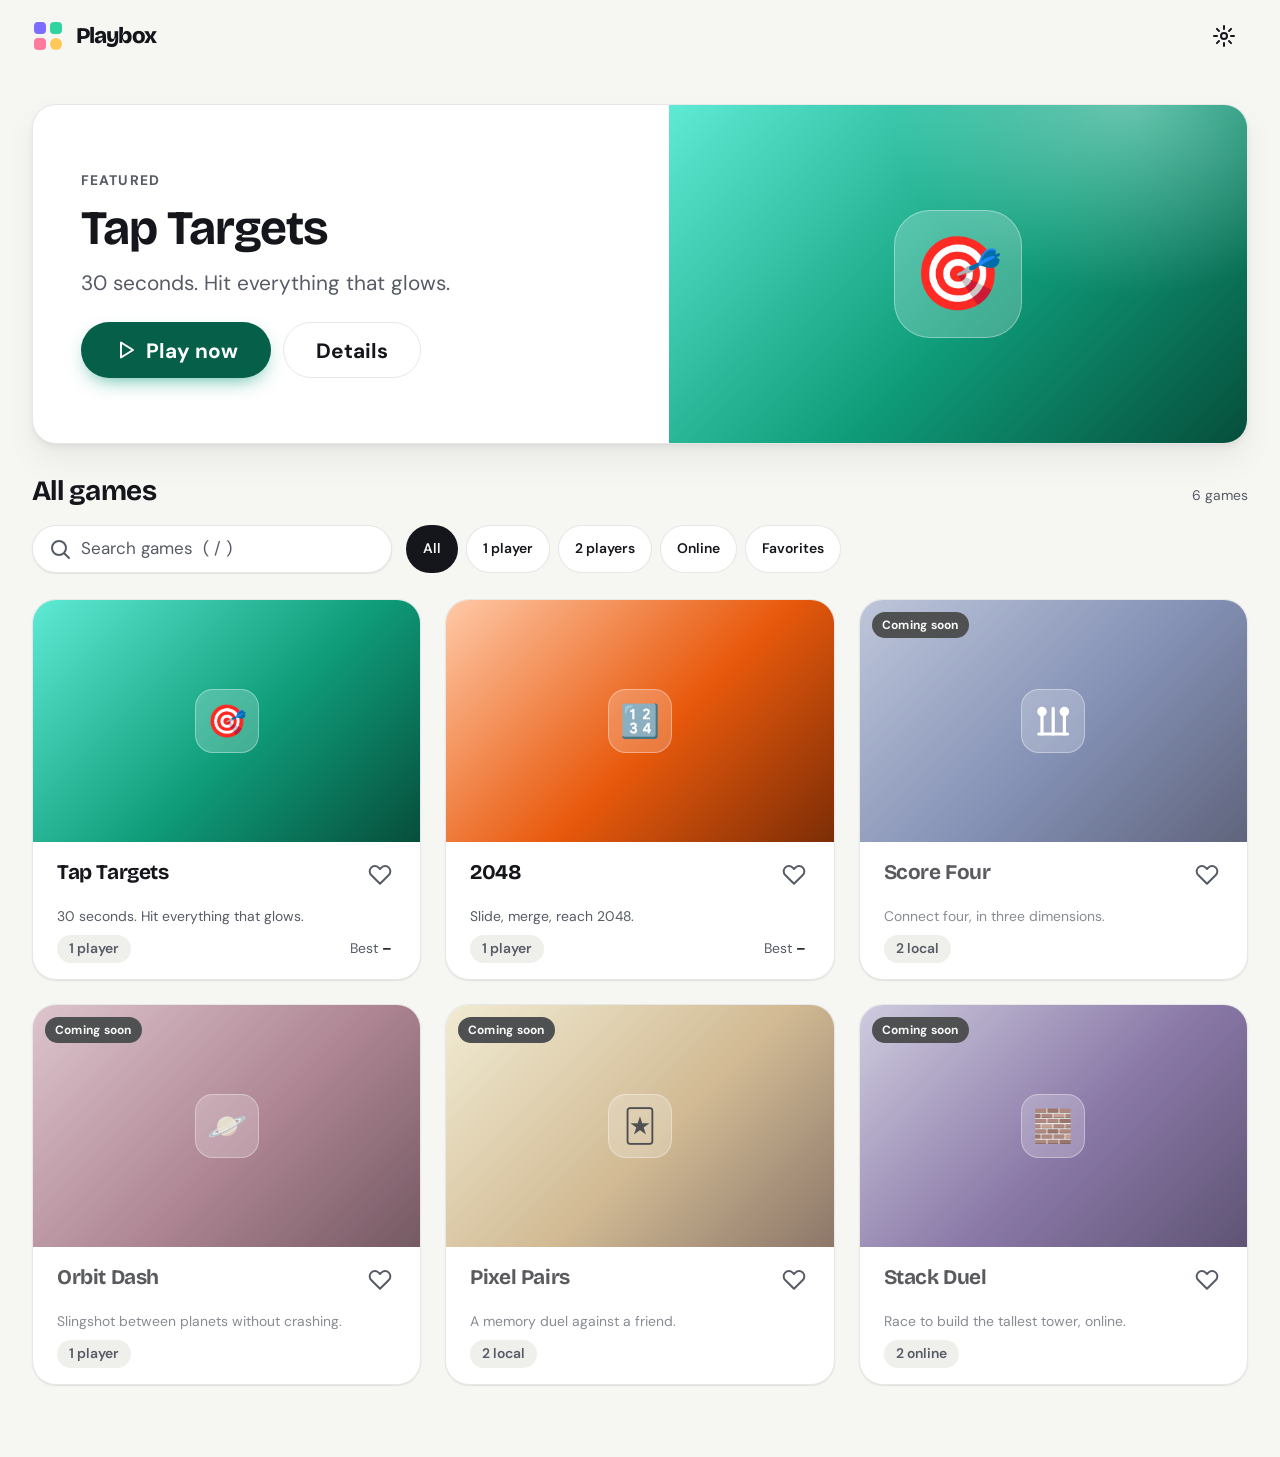
<file: index.html>
<!doctype html>
<html lang="en">
<head>
  <meta charset="utf-8">
  <meta name="viewport" content="width=device-width, initial-scale=1, viewport-fit=cover">
  <title>Playbox — games hub</title>
  <meta name="description" content="Playbox: a pocket arcade of small, fast browser games. Installable and playable offline.">
  <meta name="theme-color" content="#f6f6f3" media="(prefers-color-scheme: light)">
  <meta name="theme-color" content="#0d0e11" media="(prefers-color-scheme: dark)">
  <link rel="manifest" href="manifest.webmanifest">
  <link rel="icon" href="assets/icon.svg" type="image/svg+xml">
  <link rel="apple-touch-icon" href="assets/icon.svg">
  <link rel="preconnect" href="https://fonts.googleapis.com">
  <link rel="preconnect" href="https://fonts.gstatic.com" crossorigin>
  <link rel="stylesheet" href="https://fonts.googleapis.com/css2?family=Bricolage+Grotesque:opsz,wght@12..96,600..800&family=DM+Sans:opsz,wght@9..40,400..700&display=swap">
  <link rel="stylesheet" href="assets/css/tokens.css">
  <link rel="stylesheet" href="assets/css/base.css">
  <link rel="modulepreload" href="assets/js/sdk.js">
</head>
<body>
  <a class="skip-link" href="#main">Skip to games</a>
  <div class="net" id="net" role="status" hidden>You’re offline — cached games still work.</div>

  <header class="wrap app-header" id="header">
    <a class="brand" href="#/" aria-label="Playbox home">
      <svg class="brand__mark" viewBox="0 0 32 32" aria-hidden="true"><rect x="2" y="2" width="12" height="12" rx="4" fill="#7c6bff"/><rect x="18" y="2" width="12" height="12" rx="4" fill="#2fd4a0"/><rect x="2" y="18" width="12" height="12" rx="4" fill="#ff7a9c"/><circle cx="24" cy="24" r="6" fill="#ffc857"/></svg>
      Playbox
    </a>
    <a class="icon-btn" href="#/settings" aria-label="Settings">
      <svg viewBox="0 0 24 24" width="24" height="24" fill="none" stroke="currentColor" stroke-width="2" stroke-linecap="round" stroke-linejoin="round" aria-hidden="true"><circle cx="12" cy="12" r="3"/><path d="M12 2v3M12 19v3M2 12h3M19 12h3M4.9 4.9l2.1 2.1M17 17l2.1 2.1M4.9 19.1L7 17M17 7l2.1-2.1"/></svg>
    </a>
  </header>

  <main id="main" tabindex="-1">
    <div class="wrap skeleton" aria-hidden="true"><i></i><i></i><i></i></div>
    <noscript><div class="wrap"><p>Playbox needs JavaScript to run.</p></div></noscript>
  </main>

  <dialog class="sheet" id="detail"></dialog>
  <dialog class="sheet" id="settings"></dialog>

  <div id="live" class="sr-only" aria-live="polite" role="status"></div>
  <div id="toast" class="net" role="status" style="position:fixed;left:50%;bottom:calc(16px + var(--safe-b));translate:-50% 0;border-radius:999px;z-index:200" hidden></div>

  <script type="module" src="assets/js/app.js"></script>
</body>
</html>
</file>
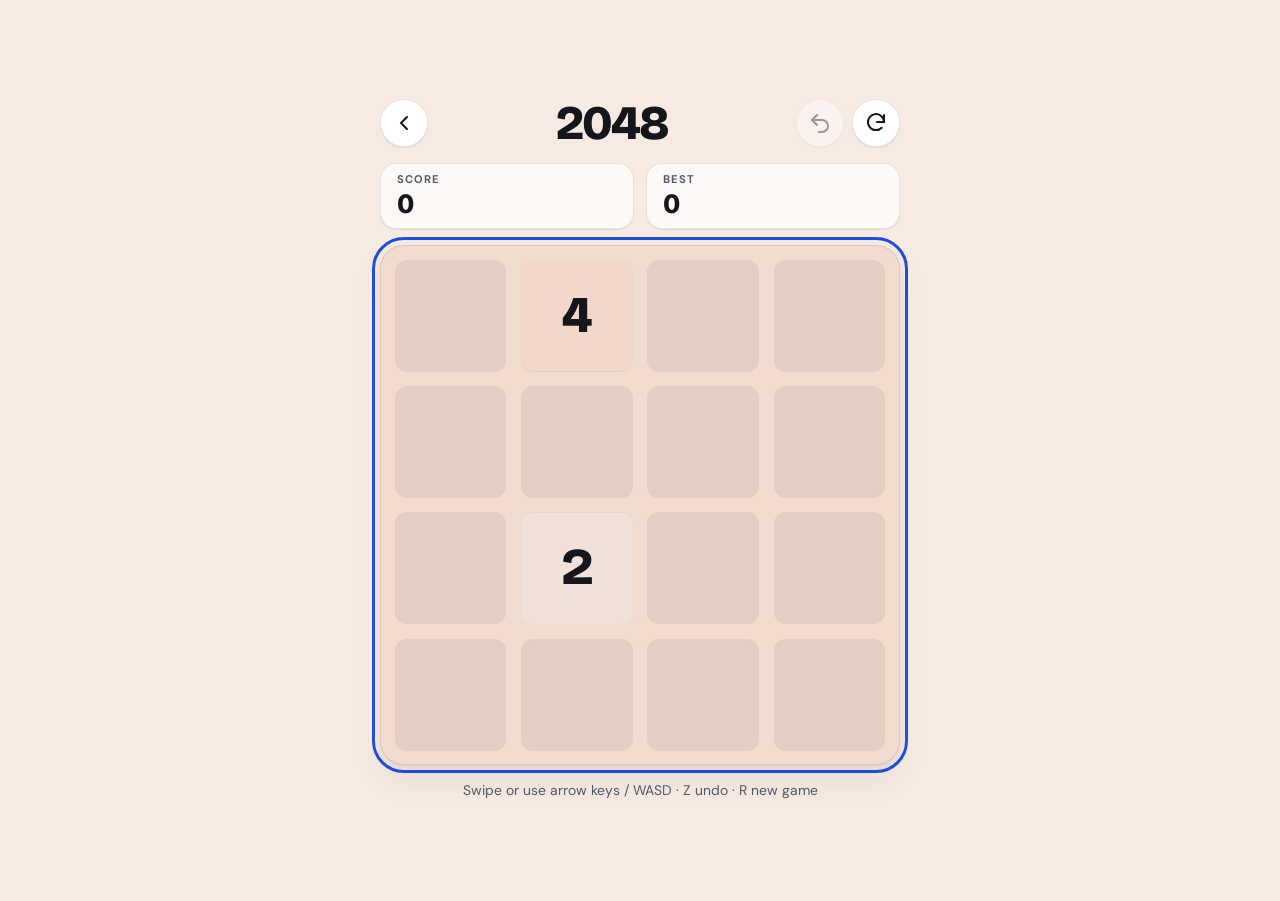
<file: games/2048/index.html>
<!doctype html>
<html lang="en">
<head>
  <meta charset="utf-8">
  <meta name="viewport" content="width=device-width, initial-scale=1, viewport-fit=cover, user-scalable=no">
  <title>2048</title>
  <link rel="preconnect" href="https://fonts.googleapis.com">
  <link rel="preconnect" href="https://fonts.gstatic.com" crossorigin>
  <link rel="stylesheet" href="https://fonts.googleapis.com/css2?family=Bricolage+Grotesque:opsz,wght@12..96,600..800&family=DM+Sans:opsz,wght@9..40,400..700&display=swap">
  <link rel="stylesheet" href="../../assets/css/tokens.css">
  <link rel="stylesheet" href="game.css">
  <link rel="modulepreload" href="../../assets/js/sdk.js">
</head>
<body>
  <div class="app">
    <header class="top">
      <button class="ibtn" id="back" aria-label="Back to hub"><svg viewBox="0 0 24 24" width="24" height="24" fill="none" stroke="currentColor" stroke-width="2" stroke-linecap="round" stroke-linejoin="round" aria-hidden="true"><path d="M15 18l-6-6 6-6"/></svg></button>
      <h1>2048</h1>
      <div class="top__actions">
        <button class="ibtn" id="undo" aria-label="Undo last move (Z)" disabled><svg viewBox="0 0 24 24" width="24" height="24" fill="none" stroke="currentColor" stroke-width="2" stroke-linecap="round" stroke-linejoin="round" aria-hidden="true"><path d="M9 14L4 9l5-5"/><path d="M4 9h10a6 6 0 0 1 0 12h-3"/></svg></button>
        <button class="ibtn" id="new" aria-label="New game (R)"><svg viewBox="0 0 24 24" width="24" height="24" fill="none" stroke="currentColor" stroke-width="2" stroke-linecap="round" stroke-linejoin="round" aria-hidden="true"><path d="M20 11a8 8 0 1 0-2.3 5.7"/><path d="M20 4v7h-7"/></svg></button>
      </div>
    </header>

    <section class="hud" aria-label="Scores">
      <div class="pill"><small>Score</small><b id="score">0</b></div>
      <div class="pill"><small>Best</small><b id="best">0</b></div>
    </section>

    <main class="stage">
      <div class="board" id="board" role="grid" aria-label="2048 board" aria-rowcount="4" aria-colcount="4" tabindex="0">
        <div class="cells" aria-hidden="true"><i></i><i></i><i></i><i></i><i></i><i></i><i></i><i></i><i></i><i></i><i></i><i></i><i></i><i></i><i></i><i></i></div>
        <div class="tiles" id="tiles" role="row"></div>
      </div>
    </main>

    <p class="hint">Swipe or use arrow keys / WASD · Z undo · R new game</p>
  </div>

  <div class="ov" id="ov" role="dialog" aria-modal="true" aria-labelledby="ov-title" hidden></div>
  <div class="toast" id="toast" hidden></div>
  <div class="sr" id="live" role="status" aria-live="polite"></div>

  <script type="module" src="game.js"></script>
</body>
</html>
</file>
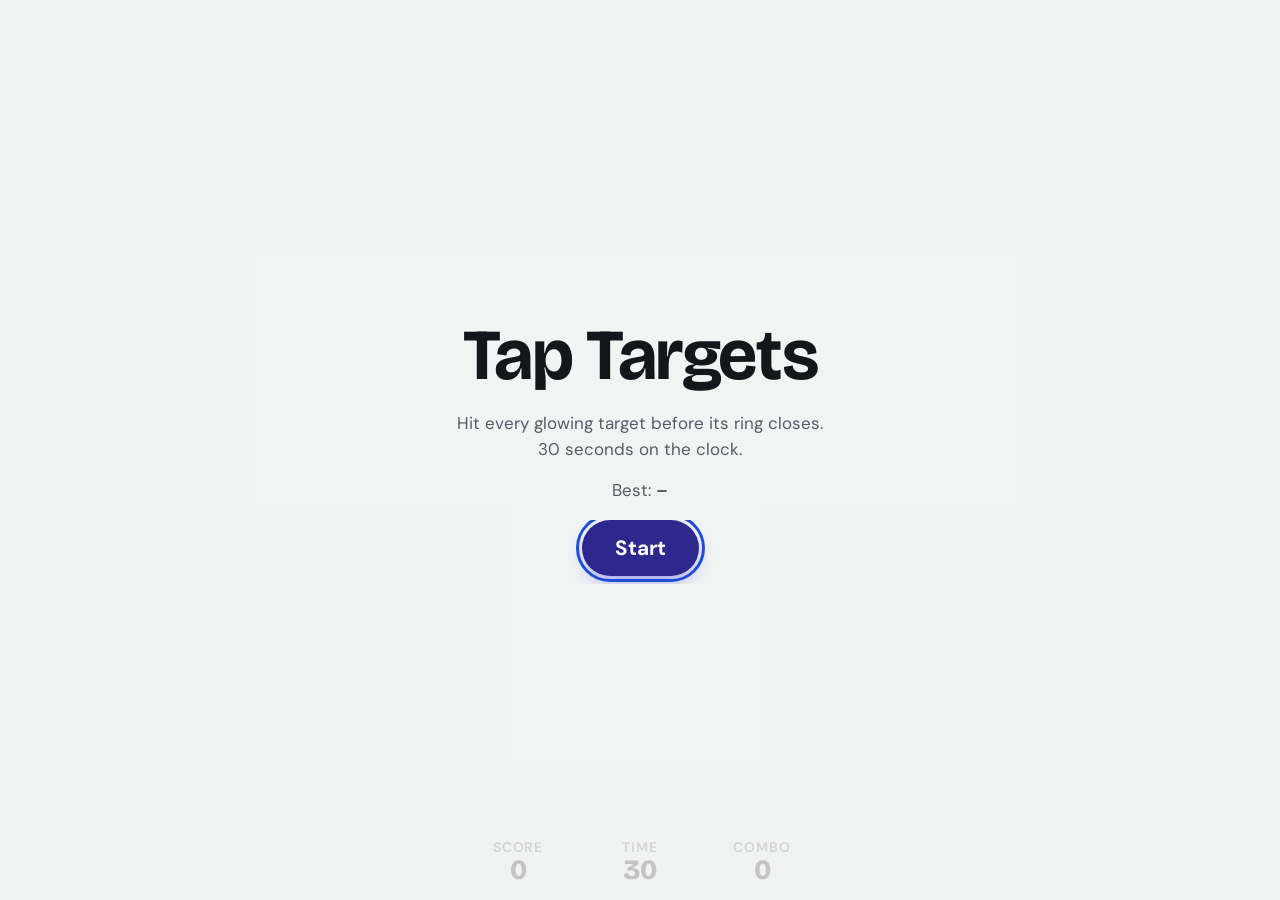
<file: games/demo-tap/index.html>
<!doctype html>
<html lang="en">
<head>
  <meta charset="utf-8">
  <meta name="viewport" content="width=device-width, initial-scale=1, viewport-fit=cover, user-scalable=no">
  <title>Tap Targets</title>
  <link rel="preconnect" href="https://fonts.googleapis.com">
  <link rel="preconnect" href="https://fonts.gstatic.com" crossorigin>
  <link rel="stylesheet" href="https://fonts.googleapis.com/css2?family=Bricolage+Grotesque:opsz,wght@12..96,600..800&family=DM+Sans:opsz,wght@9..40,400..700&display=swap">
  <link rel="stylesheet" href="../../assets/css/tokens.css">
  <link rel="stylesheet" href="../../assets/css/base.css">
  <style>
    body { background: color-mix(in oklab, var(--accent) 10%, var(--bg)); }
    canvas { position: fixed; inset: 0; width: 100%; height: 100%; touch-action: none; display: block; }
    .hud { position: fixed; left: 0; right: 0; bottom: calc(var(--s-4) + var(--safe-b)); display: flex; justify-content: center; gap: var(--s-6); pointer-events: none; font: 800 var(--fs-2)/1 var(--font-display); font-variant-numeric: tabular-nums; }
    .hud small { display: block; font: 600 var(--fs-s)/1.2 var(--font-text); color: var(--text-2); letter-spacing: .06em; text-transform: uppercase; }
    .hud div { text-align: center; min-width: 5ch; }
    .overlay { position: fixed; inset: 0; display: grid; place-content: center; justify-items: center; gap: var(--s-4); text-align: center; padding: var(--s-5); background: color-mix(in oklab, var(--bg) 78%, transparent); animation: fade var(--t-med) both; }
    .overlay h1 { font-size: var(--fs-4); }
    .overlay p { color: var(--text-2); max-width: 32ch; }
    .overlay .big { font: 800 var(--fs-4)/1 var(--font-display); color: var(--accent-btn); }
    .row { display: flex; gap: var(--s-3); flex-wrap: wrap; justify-content: center; }
  </style>
</head>
<body>
  <canvas id="c" aria-label="Game area"></canvas>
  <div class="hud" aria-live="off"><div><small>Score</small><span id="score">0</span></div><div><small>Time</small><span id="time">30</span></div><div><small>Combo</small><span id="combo">0</span></div></div>
  <div class="overlay" id="ov"></div>

<script type="module">
import * as sdk from '../../assets/js/sdk.js';

const ID = 'demo-tap', DURATION = 30;
const cv = document.getElementById('c'), ctx = cv.getContext('2d');
const $ = (id) => document.getElementById(id);
const ov = $('ov');
let W = 0, H = 0, DPR = 1, col = {};
let state = 'idle', t = 0, score = 0, combo = 0, hits = 0, target = null, parts = [], last = 0, paused = false, shake = 0;

/* ---- sizing & theme colours ---- */
function readColors() {
  const cs = getComputedStyle(document.documentElement);
  col = { accent: cs.getPropertyValue('--accent').trim() || '#0f9d7a', text: cs.getPropertyValue('--text').trim(), dim: cs.getPropertyValue('--text-2').trim() };
}
function resize() {
  DPR = Math.min(devicePixelRatio || 1, 2);
  W = innerWidth; H = innerHeight;
  cv.width = W * DPR; cv.height = H * DPR;
  ctx.setTransform(DPR, 0, 0, DPR, 0, 0);
  readColors();
}
addEventListener('resize', resize);
sdk.onSettings(readColors);
matchMedia('(prefers-color-scheme: dark)').addEventListener('change', readColors);

/* ---- game logic ---- */
function spawn() {
  const r = Math.max(30, Math.min(W, H) * 0.075);
  const pad = r + 16, top = 72 + r, bottom = 96 + r; // keep clear of the hub bar and the HUD
  target = {
    x: pad + Math.random() * (W - pad * 2),
    y: top + Math.random() * Math.max(10, H - top - bottom),
    r, born: performance.now(), life: Math.max(600, 1300 - hits * 20),
  };
}
function burst(x, y) {
  if (sdk.getSettings().reducedMotion) return;
  for (let i = 0; i < 14; i++) { const a = Math.random() * 6.28, v = 80 + Math.random() * 200; parts.push({ x, y, vx: Math.cos(a) * v, vy: Math.sin(a) * v, life: 0.5 }); }
}
function start() {
  state = 'play'; t = DURATION; score = combo = hits = 0; parts = []; ov.hidden = true;
  const d = sdk.load(ID, { plays: 0 }); sdk.save(ID, { plays: d.plays + 1 });
  spawn(); hud();
}
function end() {
  state = 'over'; target = null;
  const { best, isNew } = sdk.saveScore(ID, score);
  sdk.haptic(isNew ? 'success' : 'medium'); sdk.tone(isNew ? 880 : 330, 0.25, 'triangle');
  const plays = sdk.load(ID, { plays: 0 }).plays;
  ov.hidden = false;
  ov.innerHTML = `<p class="eyebrow">${isNew ? 'New personal best!' : 'Time’s up'}</p><div class="big">${score}</div><p>Best ${best} · ${plays} ${plays === 1 ? 'play' : 'plays'}</p>
    <div class="row"><button class="btn btn--primary btn--lg" id="again">Play again</button><button class="btn btn--lg" id="quit">Hub</button></div>`;
  $('again').onclick = start; $('quit').onclick = () => sdk.exit();
  $('again').focus();
}
function hud() { $('score').textContent = score; $('time').textContent = Math.ceil(Math.max(0, t)); $('combo').textContent = combo; }

function tap(x, y) {
  if (state !== 'play' || paused) return;
  if (target && Math.hypot(x - target.x, y - target.y) <= target.r * 1.3) {
    combo++; hits++; score += 10 + Math.min(combo, 10);
    sdk.haptic('light'); sdk.tone(520 + Math.min(combo, 12) * 40, 0.07);
    burst(target.x, target.y); spawn();
  } else { combo = 0; sdk.haptic('error'); sdk.tone(160, 0.1, 'square', 0.03); shake = 0.2; }
  hud();
}
cv.addEventListener('pointerdown', (e) => { e.preventDefault(); tap(e.clientX, e.clientY); });
addEventListener('keydown', (e) => { if ((e.key === ' ' || e.key === 'Enter') && state !== 'play') { e.preventDefault(); start(); } });

/* ---- loop (paused when hidden or when the hub shows its pause overlay) ---- */
function frame(now) {
  requestAnimationFrame(frame);
  const dt = Math.min((now - last) / 1000, 0.05); last = now;
  if (paused) return;
  if (state === 'play') {
    t -= dt;
    if (target && now - target.born > target.life) { combo = 0; spawn(); sdk.haptic('select'); }
    if (t <= 0) { t = 0; hud(); end(); }
    $('time').textContent = Math.ceil(t);
  }
  draw(now, dt);
}
function draw(now, dt) {
  ctx.clearRect(0, 0, W, H);
  ctx.save();
  if (shake > 0) { shake -= dt; ctx.translate((Math.random() - .5) * 8, (Math.random() - .5) * 8); }
  if (target) {
    const k = 1 - (now - target.born) / target.life;               // 1 → 0
    ctx.globalAlpha = 0.18; ctx.fillStyle = col.accent;
    ctx.beginPath(); ctx.arc(target.x, target.y, target.r * (1 + k * 0.9), 0, 6.283); ctx.fill();
    ctx.globalAlpha = 1; ctx.shadowColor = col.accent; ctx.shadowBlur = 28;
    ctx.beginPath(); ctx.arc(target.x, target.y, target.r * (0.55 + 0.45 * Math.min(1, (now - target.born) / 120)), 0, 6.283); ctx.fill();
    ctx.shadowBlur = 0; ctx.lineWidth = 4; ctx.strokeStyle = col.text; ctx.globalAlpha = 0.85;
    ctx.beginPath(); ctx.arc(target.x, target.y, target.r * 1.35, -Math.PI / 2, -Math.PI / 2 + 6.283 * Math.max(0, k)); ctx.stroke();
  }
  ctx.globalAlpha = 1; ctx.fillStyle = col.accent;
  parts = parts.filter((p) => (p.life -= dt) > 0);
  for (const p of parts) { p.x += p.vx * dt; p.y += p.vy * dt; ctx.globalAlpha = p.life * 2; ctx.fillRect(p.x - 3, p.y - 3, 6, 6); }
  ctx.restore();
}

let pausedAt = 0;
sdk.onPause(() => { paused = true; pausedAt = performance.now(); });
sdk.onResume(() => { paused = false; last = performance.now(); if (target) target.born += last - pausedAt; }); // don't burn the target's life while paused

/* ---- boot ---- */
resize();
ov.innerHTML = `<h1>Tap Targets</h1><p>Hit every glowing target before its ring closes. ${DURATION} seconds on the clock.</p><p>Best: <b>${sdk.getBest(ID) ?? '–'}</b></p>
  <div class="row"><button class="btn btn--primary btn--lg" id="go">Start</button></div>`;
$('go').onclick = start; $('go').focus();
requestAnimationFrame((n) => { last = n; frame(n); });
</script>
</body>
</html>
</file>
<file: assets/css/tokens.css>
/* Playbox design tokens — shared by the hub and every game.
   Link this first in any game: <link rel="stylesheet" href="../../assets/css/tokens.css"> */

:root {
  color-scheme: light;

  /* Neutral palette (light) */
  --bg: #f6f6f3;
  --surface: #ffffff;
  --surface-2: #efefeb;
  --text: #14161b;
  --text-2: #565b66;          /* AA on --bg and --surface */
  --line: rgba(20, 22, 27, 0.1);
  --focus: #1d4ed8;
  --glass: rgba(255, 255, 255, 0.72);
  --scrim: rgba(10, 12, 16, 0.5);
  --danger: #b42318;

  /* Per-game accent — overridden inline on cards, sheets and the game view */
  --accent: #4f46e5;
  --accent-btn: color-mix(in oklab, var(--accent) 70%, #000); /* always AA with white text */
  --on-accent: #ffffff;

  /* Shadows: soft + layered */
  --shadow-1: 0 1px 2px rgba(16, 20, 30, 0.06), 0 1px 1px rgba(16, 20, 30, 0.04);
  --shadow-2: 0 1px 2px rgba(16, 20, 30, 0.04), 0 4px 8px rgba(16, 20, 30, 0.05), 0 16px 32px rgba(16, 20, 30, 0.06);
  --shadow-3: 0 2px 4px rgba(16, 20, 30, 0.05), 0 12px 24px rgba(16, 20, 30, 0.1), 0 32px 64px rgba(16, 20, 30, 0.14);

  /* Radii */
  --r-sm: 12px;
  --r-md: 16px;
  --r-lg: 24px;
  --r-pill: 999px;

  /* Spacing */
  --s-1: 4px;
  --s-2: 8px;
  --s-3: 12px;
  --s-4: 16px;
  --s-5: 24px;
  --s-6: 32px;
  --s-7: 48px;
  --s-8: 72px;
  --gutter: 16px;
  --tap: 48px;

  /* Type */
  --font-display: "Bricolage Grotesque", "Avenir Next", "Segoe UI", system-ui, sans-serif;
  --font-text: "DM Sans", "Avenir Next", "Segoe UI", system-ui, sans-serif;
  --fs-s: clamp(0.8125rem, 0.79rem + 0.1vw, 0.875rem);
  --fs-0: clamp(1rem, 0.96rem + 0.18vw, 1.0625rem);
  --fs-1: clamp(1.125rem, 1.05rem + 0.35vw, 1.3rem);
  --fs-2: clamp(1.35rem, 1.2rem + 0.7vw, 1.75rem);
  --fs-3: clamp(1.9rem, 1.45rem + 2vw, 3rem);
  --fs-4: clamp(2.4rem, 1.6rem + 3.6vw, 4.5rem);

  /* Motion */
  --ease: cubic-bezier(0.22, 1, 0.36, 1);
  --ease-io: cubic-bezier(0.65, 0, 0.35, 1);
  --t-fast: 200ms;
  --t-med: 300ms;
  --t-slow: 400ms;

  /* Safe areas */
  --safe-t: env(safe-area-inset-top, 0px);
  --safe-r: env(safe-area-inset-right, 0px);
  --safe-b: env(safe-area-inset-bottom, 0px);
  --safe-l: env(safe-area-inset-left, 0px);
}

@media (min-width: 640px)  { :root { --gutter: 24px; } }
@media (min-width: 1024px) { :root { --gutter: 32px; } }

/* Dark theme: manual override … */
:root[data-theme="dark"] {
  color-scheme: dark;
  --bg: #0d0e11;
  --surface: #17181d;
  --surface-2: #202228;
  --text: #f3f4f6;
  --text-2: #a5aab5;
  --line: rgba(255, 255, 255, 0.1);
  --focus: #8fb0ff;
  --glass: rgba(24, 25, 30, 0.7);
  --scrim: rgba(0, 0, 0, 0.62);
  --danger: #ff8a7d;
  --shadow-1: 0 1px 2px rgba(0, 0, 0, 0.4);
  --shadow-2: 0 1px 2px rgba(0, 0, 0, 0.3), 0 8px 16px rgba(0, 0, 0, 0.3), 0 20px 40px rgba(0, 0, 0, 0.3);
  --shadow-3: 0 2px 4px rgba(0, 0, 0, 0.4), 0 16px 32px rgba(0, 0, 0, 0.45), 0 40px 80px rgba(0, 0, 0, 0.5);
}

/* … and the same values when the OS prefers dark and the user hasn't forced light */
@media (prefers-color-scheme: dark) {
  :root:not([data-theme="light"]) {
    color-scheme: dark;
    --bg: #0d0e11;
    --surface: #17181d;
    --surface-2: #202228;
    --text: #f3f4f6;
    --text-2: #a5aab5;
    --line: rgba(255, 255, 255, 0.1);
    --focus: #8fb0ff;
    --glass: rgba(24, 25, 30, 0.7);
    --scrim: rgba(0, 0, 0, 0.62);
    --danger: #ff8a7d;
    --shadow-1: 0 1px 2px rgba(0, 0, 0, 0.4);
    --shadow-2: 0 1px 2px rgba(0, 0, 0, 0.3), 0 8px 16px rgba(0, 0, 0, 0.3), 0 20px 40px rgba(0, 0, 0, 0.3);
    --shadow-3: 0 2px 4px rgba(0, 0, 0, 0.4), 0 16px 32px rgba(0, 0, 0, 0.45), 0 40px 80px rgba(0, 0, 0, 0.5);
  }
}

/* Reduced motion: OS preference unless the user forced "full", or the in-app toggle (data-motion="reduce") */
@media (prefers-reduced-motion: reduce) {
  :root:not([data-motion="full"]) { --t-fast: 1ms; --t-med: 1ms; --t-slow: 1ms; }
}
:root[data-motion="reduce"] { --t-fast: 1ms; --t-med: 1ms; --t-slow: 1ms; }
</file>
<file: assets/css/base.css>
/* Playbox base — reset, layout, shared components. Games may link this too. */

*, *::before, *::after { box-sizing: border-box; }
* { margin: 0; }
html { -webkit-text-size-adjust: 100%; text-size-adjust: 100%; }
body {
  min-height: 100dvh;
  background: var(--bg);
  color: var(--text);
  font: 400 var(--fs-0)/1.5 var(--font-text);
  -webkit-font-smoothing: antialiased;
  -webkit-tap-highlight-color: transparent;
  overflow-x: hidden;
  padding: var(--safe-t) var(--safe-r) 0 var(--safe-l);
}
body:has(dialog[open]) { overflow: hidden; }
img, svg { display: block; max-width: 100%; }
button, input { font: inherit; color: inherit; }
button { cursor: pointer; background: none; border: 0; padding: 0; }
a { color: inherit; text-decoration: none; }
h1, h2, h3 { font-family: var(--font-display); line-height: 1.1; letter-spacing: -0.02em; font-weight: 700; text-wrap: balance; }
p { text-wrap: pretty; }
[hidden] { display: none !important; }

:focus-visible { outline: 3px solid var(--focus); outline-offset: 3px; border-radius: 6px; }
:focus:not(:focus-visible) { outline: none; }

.sr-only { position: absolute; width: 1px; height: 1px; margin: -1px; overflow: hidden; clip: rect(0 0 0 0); white-space: nowrap; }
.skip-link { position: fixed; left: var(--s-4); top: -100px; z-index: 100; background: var(--text); color: var(--bg); padding: var(--s-3) var(--s-4); border-radius: var(--r-sm); }
.skip-link:focus { top: var(--s-4); }

/* Reduced motion safety net (in addition to token durations) */
@media (prefers-reduced-motion: reduce) {
  :root:not([data-motion="full"]) *, :root:not([data-motion="full"]) *::before, :root:not([data-motion="full"]) *::after {
    animation-duration: 1ms !important; animation-delay: 0ms !important; transition-duration: 1ms !important; scroll-behavior: auto !important;
  }
}
:root[data-motion="reduce"] *, :root[data-motion="reduce"] *::before, :root[data-motion="reduce"] *::after {
  animation-duration: 1ms !important; animation-delay: 0ms !important; transition-duration: 1ms !important; scroll-behavior: auto !important;
}

/* --accent-btn must be re-derived wherever --accent is overridden (custom props inherit computed values) */
:is(.hero, .card, .sheet, .play, .mini) { --accent-btn: color-mix(in oklab, var(--accent) 70%, #000); }

/* ---------- Layout ---------- */
.wrap { width: 100%; max-width: 1280px; margin-inline: auto; padding-inline: var(--gutter); }
@media (min-width: 1440px) { .wrap { max-width: 1360px; } }

.app-header { display: flex; align-items: center; justify-content: space-between; padding-block: var(--s-3); min-height: 72px; }
.brand { display: inline-flex; align-items: center; gap: var(--s-3); font: 800 1.4rem/1 var(--font-display); letter-spacing: -0.04em; min-height: var(--tap); }
.brand__mark { width: 32px; height: 32px; }
main { padding-bottom: calc(var(--s-8) + var(--safe-b)); outline: none; }
.stack > * + * { margin-top: var(--s-6); }

.section-head { display: flex; align-items: baseline; justify-content: space-between; gap: var(--s-4); margin-bottom: var(--s-4); }
.section-head h2, .section-title { font-size: var(--fs-2); }
.section-title { margin-bottom: var(--s-4); }
.count { color: var(--text-2); font-size: var(--fs-s); }
.eyebrow { font-size: var(--fs-s); font-weight: 700; letter-spacing: 0.08em; text-transform: uppercase; color: var(--text-2); }

/* ---------- Buttons ---------- */
.btn {
  display: inline-flex; align-items: center; justify-content: center; gap: var(--s-2);
  min-height: var(--tap); padding: 0 var(--s-5); border-radius: var(--r-pill);
  font-weight: 700; background: var(--surface-2); color: var(--text); border: 1px solid var(--line);
  transition: transform var(--t-fast) var(--ease), box-shadow var(--t-fast) var(--ease), background var(--t-fast);
  user-select: none; touch-action: manipulation;
}
.btn:active { transform: scale(0.97); }
.btn--primary { background: var(--accent-btn); color: var(--on-accent); border-color: transparent; box-shadow: 0 8px 20px -8px color-mix(in oklab, var(--accent) 80%, transparent); }
.btn--ghost { background: transparent; }
.btn--lg { min-height: 56px; padding: 0 var(--s-6); font-size: var(--fs-1); }
.btn--block { width: 100%; }
.btn--danger { color: var(--danger); background: transparent; border-color: currentColor; }
.btn[aria-disabled="true"], .btn:disabled { opacity: 0.55; pointer-events: none; }
@media (hover: hover) { .btn:hover { box-shadow: var(--shadow-2); } .btn--primary:hover { filter: brightness(1.08); } }

.icon-btn {
  display: inline-grid; place-items: center; width: var(--tap); height: var(--tap); border-radius: var(--r-pill);
  color: var(--text); touch-action: manipulation; transition: background var(--t-fast), transform var(--t-fast) var(--ease);
}
.icon-btn:active { transform: scale(0.92); }
@media (hover: hover) { .icon-btn:hover { background: var(--surface-2); } }

/* ---------- Chips & badges ---------- */
.chip {
  display: inline-flex; align-items: center; min-height: var(--tap); padding: 0 var(--s-4); white-space: nowrap;
  border-radius: var(--r-pill); background: var(--surface); border: 1px solid var(--line); font-weight: 600; font-size: var(--fs-s);
  transition: background var(--t-fast), color var(--t-fast), transform var(--t-fast) var(--ease); touch-action: manipulation;
}
.chip[aria-pressed="true"] { background: var(--text); color: var(--bg); border-color: transparent; }
.chip:active { transform: scale(0.96); }
.chip--static { min-height: 28px; padding: 0 var(--s-3); background: var(--surface-2); border: 0; color: var(--text-2); }
.badge { position: absolute; top: var(--s-3); left: var(--s-3); padding: 4px 10px; border-radius: var(--r-pill); background: var(--text); color: var(--bg); font-size: 0.75rem; font-weight: 700; letter-spacing: 0.02em; }

/* ---------- Hero ---------- */
.hero { display: grid; background: var(--surface); border-radius: var(--r-lg); box-shadow: var(--shadow-2); overflow: hidden; border: 1px solid var(--line); animation: rise var(--t-slow) var(--ease) both; }
.hero__cover { position: relative; aspect-ratio: 16 / 9; display: grid; place-items: center; overflow: hidden; }
.hero__cover::after { content: ""; position: absolute; inset: 0; background: radial-gradient(60% 80% at 80% 0%, rgba(255,255,255,.35), transparent 70%); }
.hero__icon { z-index: 1; width: clamp(72px, 22vw, 128px); aspect-ratio: 1; display: grid; place-items: center; font-size: clamp(2.5rem, 9vw, 4.5rem); border-radius: 28%; background: rgba(255,255,255,.22); box-shadow: inset 0 0 0 1px rgba(255,255,255,.35); }
.hero__icon svg { width: 60%; height: 60%; color: #fff; }
.hero__body { padding: var(--s-5); display: flex; flex-direction: column; gap: var(--s-3); justify-content: center; }
.hero__title { font-size: var(--fs-3); }
.hero__tag { color: var(--text-2); font-size: var(--fs-1); }
.hero__actions { display: flex; flex-wrap: wrap; gap: var(--s-3); margin-top: var(--s-3); }
@media (min-width: 1024px) {
  .hero { grid-template-columns: 1.1fr 1fr; min-height: 340px; }
  .hero__cover { aspect-ratio: auto; order: 2; }
  .hero__body { padding: var(--s-7); }
}

/* ---------- Continue row ---------- */
.row { list-style: none; padding: 0 var(--gutter); margin-inline: calc(var(--gutter) * -1); display: flex; gap: var(--s-3); overflow-x: auto; scroll-snap-type: x proximity; scrollbar-width: none; padding-bottom: var(--s-2); }
.row::-webkit-scrollbar { display: none; }
.mini { display: flex; align-items: center; gap: var(--s-3); min-height: 72px; padding: var(--s-3) var(--s-5) var(--s-3) var(--s-3); background: var(--surface); border: 1px solid var(--line); border-radius: var(--r-md); box-shadow: var(--shadow-1); scroll-snap-align: start; min-width: 220px; transition: transform var(--t-fast) var(--ease), box-shadow var(--t-med) var(--ease); }
.mini:active { transform: scale(0.97); }
.mini__icon { width: 48px; height: 48px; border-radius: 14px; display: grid; place-items: center; font-size: 1.5rem; flex: none; background: color-mix(in oklab, var(--accent) 16%, var(--surface)); color: var(--accent-btn); }
.mini__icon svg { width: 26px; height: 26px; }
.mini b { display: block; font-family: var(--font-display); }
.mini small { color: var(--text-2); }
@media (hover: hover) { .mini:hover { transform: translateY(-3px); box-shadow: var(--shadow-2); } }

/* ---------- Toolbar ---------- */
.toolbar { display: grid; gap: var(--s-3); margin-bottom: var(--s-5); }
.search { position: relative; display: block; }
.search svg { position: absolute; left: var(--s-4); top: 50%; translate: 0 -50%; color: var(--text-2); pointer-events: none; }
.search input { width: 100%; min-height: var(--tap); padding: 0 var(--s-4) 0 calc(var(--s-4) + 32px); border-radius: var(--r-pill); border: 1px solid var(--line); background: var(--surface); box-shadow: var(--shadow-1); }
.search input::placeholder { color: var(--text-2); }
.search input:focus-visible { outline-offset: 2px; border-radius: var(--r-pill); }
.chips { display: flex; gap: var(--s-2); overflow-x: auto; margin-inline: calc(var(--gutter) * -1); padding: 2px var(--gutter); scrollbar-width: none; }
.chips::-webkit-scrollbar { display: none; }
@media (min-width: 1024px) {
  .toolbar { grid-template-columns: minmax(260px, 360px) 1fr; align-items: center; }
  .chips { margin: 0; padding: 2px; flex-wrap: wrap; overflow: visible; }
}

/* ---------- Grid & cards ---------- */
.grid { display: grid; grid-template-columns: 1fr; gap: var(--s-4); }
@media (min-width: 640px)  { .grid { grid-template-columns: repeat(2, 1fr); gap: var(--s-5); } }
@media (min-width: 1024px) { .grid { grid-template-columns: repeat(3, 1fr); } }
@media (min-width: 1440px) { .grid { grid-template-columns: repeat(4, 1fr); } }

.card {
  position: relative; display: flex; flex-direction: column; background: var(--surface); border: 1px solid var(--line);
  border-radius: var(--r-lg); box-shadow: var(--shadow-1); overflow: clip;
  animation: rise var(--t-slow) var(--ease) both; animation-delay: calc(var(--i, 0) * 50ms);
  transition: transform var(--t-med) var(--ease), box-shadow var(--t-med) var(--ease);
}
.card:active { transform: scale(0.98); }
@media (hover: hover) {
  .card:hover { transform: translateY(-4px); box-shadow: var(--shadow-2), 0 22px 44px -18px color-mix(in oklab, var(--accent) 55%, transparent); }
}
.card__cover { position: relative; aspect-ratio: 16 / 10; display: grid; place-items: center; overflow: hidden; }
.card__img { position: absolute; inset: 0; width: 100%; height: 100%; object-fit: cover; }
.card__icon { position: relative; width: 64px; height: 64px; display: grid; place-items: center; font-size: 2rem; border-radius: 28%; background: rgba(255,255,255,.22); box-shadow: inset 0 0 0 1px rgba(255,255,255,.35); transition: transform var(--t-med) var(--ease); }
.card__icon svg { width: 60%; height: 60%; color: #fff; }
@media (hover: hover) { .card:hover .card__icon { transform: scale(1.08) rotate(-4deg); } }
.card__body { padding: var(--s-4) var(--s-4) var(--s-4) var(--s-5); display: grid; gap: var(--s-2); }
.card__row { display: flex; align-items: center; justify-content: space-between; gap: var(--s-2); margin-block: calc(var(--s-2) * -1) 0; }
.card__title { font-size: var(--fs-1); }
.card__link::after { content: ""; position: absolute; inset: 0; border-radius: var(--r-lg); z-index: 1; }
.card__link:focus-visible { outline: none; }
.card__link:focus-visible::after { outline: 3px solid var(--focus); outline-offset: 2px; }
.card__tag { color: var(--text-2); font-size: var(--fs-s); padding-right: var(--s-3); }
.card__meta { display: flex; align-items: center; justify-content: space-between; gap: var(--s-3); padding-right: var(--s-3); }
.best { font-size: var(--fs-s); color: var(--text-2); }
.best b { color: var(--text); font-variant-numeric: tabular-nums; }
.is-soon .card__cover { filter: saturate(0.35); opacity: 0.75; }
.is-soon .card__title, .is-soon .card__tag { opacity: 0.7; }

.fav { position: relative; z-index: 2; width: var(--tap); height: var(--tap); display: grid; place-items: center; border-radius: var(--r-pill); color: var(--text-2); transition: transform var(--t-fast) var(--ease), color var(--t-fast); touch-action: manipulation; }
.fav svg { transition: transform var(--t-med) var(--ease); }
.fav[aria-pressed="true"] { color: #e11d48; }
.fav[aria-pressed="true"] svg { fill: currentColor; animation: pop var(--t-med) var(--ease); }
.fav:active svg { transform: scale(0.8); }
@media (hover: hover) { .fav:hover { background: var(--surface-2); } }
:root[data-theme="dark"] .fav[aria-pressed="true"] { color: #ff6b8b; }
@media (prefers-color-scheme: dark) { :root:not([data-theme="light"]) .fav[aria-pressed="true"] { color: #ff6b8b; } }

/* ---------- Empty / error / skeleton ---------- */
.empty { grid-column: 1 / -1; text-align: center; display: grid; justify-items: center; gap: var(--s-3); padding: var(--s-7) var(--s-4); background: var(--surface); border: 1px dashed var(--line); border-radius: var(--r-lg); }
.empty__art { font-size: 2.5rem; }
.empty h2, .empty h3 { font-size: var(--fs-2); }
.empty p { color: var(--text-2); max-width: 40ch; }
.skeleton { display: grid; gap: var(--s-4); }
.skeleton i { display: block; height: 220px; border-radius: var(--r-lg); background: linear-gradient(100deg, var(--surface-2) 30%, var(--surface) 50%, var(--surface-2) 70%) 0 0 / 200% 100%; animation: shimmer 1.4s linear infinite; }
.skeleton i:first-child { height: 300px; }
.net { background: var(--text); color: var(--bg); text-align: center; padding: var(--s-2) var(--s-4); font-size: var(--fs-s); font-weight: 600; }

/* ---------- Sheet / modal ---------- */
.sheet {
  display: none; flex-direction: column; border: 0; padding: 0; background: var(--surface); color: var(--text);
  width: 100%; max-width: 100%; max-height: min(92dvh, 920px); margin: auto 0 0; overflow: hidden;
  border-radius: var(--r-lg) var(--r-lg) 0 0; box-shadow: var(--shadow-3);
}
.sheet[open] { display: flex; animation: sheet-up var(--t-slow) var(--ease); }
.sheet::backdrop { background: var(--scrim); animation: fade var(--t-med) ease both; }
.sheet__grab { width: 40px; height: 5px; border-radius: 3px; background: var(--line); margin: 10px auto 0; flex: none; }
.sheet__head { display: flex; align-items: center; justify-content: space-between; padding: var(--s-2) var(--s-3) 0 var(--s-5); flex: none; }
.sheet__head h2 { font-size: var(--fs-2); }
.sheet__cover { position: relative; height: 140px; display: grid; place-items: center; flex: none; margin-top: var(--s-2); }
.sheet__cover .card__icon { width: 80px; height: 80px; font-size: 2.5rem; }
.sheet__close { position: absolute; top: var(--s-2); right: var(--s-2); background: rgba(0,0,0,.35); color: #fff; z-index: 2; }
.sheet__body { padding: var(--s-5); display: grid; gap: var(--s-4); overflow-y: auto; overscroll-behavior: contain; }
.sheet__title { font-size: var(--fs-3); }
.sheet__tag { color: var(--text-2); font-size: var(--fs-1); }
.sheet__meta { display: flex; flex-wrap: wrap; gap: var(--s-2); align-items: center; }
.sheet__body h3 { font-size: var(--fs-1); margin-bottom: var(--s-2); }
.sheet__body ul { padding-left: 1.2em; display: grid; gap: var(--s-2); color: var(--text-2); }
.sheet__actions { display: flex; gap: var(--s-3); padding: var(--s-4) var(--s-5) calc(var(--s-4) + var(--safe-b)); border-top: 1px solid var(--line); flex: none; background: var(--surface); }
.sheet__actions .btn--primary { flex: 1; }
.stat { display: flex; align-items: baseline; justify-content: space-between; padding: var(--s-4); background: var(--surface-2); border-radius: var(--r-md); }
.stat b { font: 800 var(--fs-2)/1 var(--font-display); font-variant-numeric: tabular-nums; }
@media (min-width: 640px) {
  .sheet { margin: auto; width: min(560px, calc(100% - 48px)); border-radius: var(--r-lg); }
  .sheet[open] { animation: pop-in var(--t-slow) var(--ease); }
  .sheet__grab { display: none; }
  .sheet__cover { height: 180px; margin-top: 0; }
}

/* ---------- Switch & segmented control ---------- */
.toggle { display: flex; align-items: center; justify-content: space-between; gap: var(--s-4); min-height: 64px; padding: var(--s-2) 0; cursor: pointer; border-bottom: 1px solid var(--line); }
.toggle__text b { display: block; }
.toggle__text small { color: var(--text-2); }
.toggle input { position: absolute; opacity: 0; width: 1px; height: 1px; }
.toggle__ui { position: relative; flex: none; width: 52px; height: 32px; border-radius: var(--r-pill); background: var(--surface-2); box-shadow: inset 0 0 0 1px var(--line); transition: background var(--t-med) var(--ease); }
.toggle__ui::after { content: ""; position: absolute; top: 3px; left: 3px; width: 26px; height: 26px; border-radius: 50%; background: #fff; box-shadow: 0 1px 3px rgba(0,0,0,.3); transition: transform var(--t-med) var(--ease); }
.toggle input:checked + .toggle__ui { background: var(--accent-btn); }
.toggle input:checked + .toggle__ui::after { transform: translateX(20px); }
.toggle input:focus-visible + .toggle__ui { outline: 3px solid var(--focus); outline-offset: 3px; }
.seg { border: 0; padding: 0; display: grid; grid-template-columns: repeat(3, 1fr); gap: 4px; background: var(--surface-2); border-radius: var(--r-pill); padding: 4px; }
.seg legend { font-weight: 700; margin-bottom: var(--s-2); float: left; width: 100%; }
.seg label { position: relative; }
.seg input { position: absolute; opacity: 0; inset: 0; }
.seg span { display: grid; place-items: center; min-height: 44px; border-radius: var(--r-pill); font-weight: 600; transition: background var(--t-fast), box-shadow var(--t-fast); }
.seg input:checked + span { background: var(--surface); box-shadow: var(--shadow-1); }
.seg input:focus-visible + span { outline: 3px solid var(--focus); outline-offset: 1px; }
.seg-wrap { display: grid; gap: var(--s-2); }
.seg-wrap > b { display: block; }
.danger { display: grid; gap: var(--s-2); margin-top: var(--s-3); }
.danger p { color: var(--text-2); font-size: var(--fs-s); }

/* ---------- Game view ---------- */
.play { position: fixed; inset: 0; z-index: 50; height: 100dvh; background: color-mix(in oklab, var(--accent) 10%, var(--bg)); overscroll-behavior: none; touch-action: manipulation; }
.play__frame { position: absolute; inset: 0; width: 100%; height: 100%; border: 0; background: transparent; opacity: 0; transition: opacity var(--t-slow) var(--ease); }
.play__frame.is-ready { opacity: 1; }
.play__state { position: absolute; inset: 0; display: grid; place-content: center; justify-items: center; gap: var(--s-3); text-align: center; padding: var(--s-5); }
.play__state p { color: var(--text-2); max-width: 36ch; }
.spinner { width: 36px; height: 36px; border-radius: 50%; border: 3px solid var(--line); border-top-color: var(--accent-btn); animation: spin 0.8s linear infinite; }
.bar {
  position: absolute; z-index: 3; top: calc(var(--s-3) + var(--safe-t)); left: 50%; translate: -50% 0;
  width: min(calc(100% - 24px - var(--safe-l) - var(--safe-r)), 460px);
  display: flex; align-items: center; gap: var(--s-1); padding: 4px; border-radius: var(--r-pill);
  background: var(--glass); backdrop-filter: blur(18px) saturate(1.4); -webkit-backdrop-filter: blur(18px) saturate(1.4);
  border: 1px solid var(--line); box-shadow: var(--shadow-3);
  transition: transform var(--t-med) var(--ease), opacity var(--t-med) var(--ease);
}
.bar__title { flex: 1; min-width: 0; text-align: center; font: 700 var(--fs-0)/1 var(--font-display); white-space: nowrap; overflow: hidden; text-overflow: ellipsis; }
.bar-hidden .bar { transform: translateY(calc(-100% - 24px - var(--safe-t))); opacity: 0; pointer-events: none; }
.play__grab { position: absolute; z-index: 2; top: var(--safe-t); left: 50%; translate: -50% 0; width: 140px; height: var(--tap); display: grid; place-items: start center; padding-top: 10px; opacity: 0; pointer-events: none; transition: opacity var(--t-med); }
.play__grab::before { content: ""; width: 44px; height: 5px; border-radius: 3px; background: var(--text); opacity: 0.35; }
.bar-hidden .play__grab { opacity: 1; pointer-events: auto; }
.pause { position: absolute; inset: 0; z-index: 2; display: grid; place-content: center; justify-items: center; gap: var(--s-4); background: color-mix(in oklab, var(--bg) 80%, transparent); animation: fade var(--t-med) ease both; }
.pause h2 { font-size: var(--fs-3); }
@media (orientation: landscape) and (max-height: 500px) { .bar { width: min(calc(100% - 24px), 380px); } }

/* ---------- Motion ---------- */
@keyframes rise { from { opacity: 0; transform: translateY(14px); } }
@keyframes fade { from { opacity: 0; } }
@keyframes pop { 50% { transform: scale(1.3); } }
@keyframes pop-in { from { opacity: 0; transform: translateY(12px) scale(0.97); } }
@keyframes sheet-up { from { transform: translateY(100%); } }
@keyframes spin { to { transform: rotate(360deg); } }
@keyframes shimmer { to { background-position: -200% 0; } }

::view-transition-old(root), ::view-transition-new(root) { animation-duration: var(--t-med); animation-timing-function: var(--ease-io); }
</file>
<file: games/2048/game.css>
/* 2048 — game-specific styles. Colours, radii, spacing and fonts come from the hub tokens. */
:root {
  --accent: #e8590c;                      /* fallback when opened outside the hub; the SDK overrides it */
  --slide: 120ms;
  --board: min(92vw, 62dvh, 520px);
  --gap: calc(var(--board) * 0.028);
  --cell: calc((var(--board) - var(--gap) * 5) / 4);
}
:root[data-motion="reduce"] { --slide: 0ms; }

* { box-sizing: border-box; margin: 0; }
[hidden] { display: none !important; }
html, body { height: 100%; touch-action: none; overscroll-behavior: none; }
body {
  background: color-mix(in oklab, var(--accent) 8%, var(--bg)); color: var(--text);
  font: 400 var(--fs-0)/1.4 var(--font-text); -webkit-font-smoothing: antialiased; -webkit-user-select: none; user-select: none;
}
.sr { position: absolute; width: 1px; height: 1px; overflow: hidden; clip: rect(0 0 0 0); white-space: nowrap; }
:focus-visible { outline: 3px solid var(--focus); outline-offset: 3px; border-radius: var(--r-sm); }

.app {
  height: 100dvh; max-width: 640px; margin: 0 auto; display: flex; flex-direction: column; align-items: center; justify-content: center; gap: var(--s-4);
  padding: calc(var(--s-3) + var(--safe-t)) calc(var(--s-4) + var(--safe-r)) calc(var(--s-3) + var(--safe-b)) calc(var(--s-4) + var(--safe-l));
}
.top, .hud { width: var(--board); }
.top { display: flex; align-items: center; justify-content: space-between; gap: var(--s-2); }
.top h1 { font: 800 var(--fs-3)/1 var(--font-display); letter-spacing: -0.04em; color: var(--text); }
.top__actions { display: flex; gap: var(--s-2); }

.ibtn {
  width: var(--tap); height: var(--tap); display: grid; place-items: center; border-radius: var(--r-pill); cursor: pointer;
  background: var(--surface); color: var(--text); border: 1px solid var(--line); box-shadow: var(--shadow-1);
  transition: transform var(--t-fast) var(--ease), opacity var(--t-fast);
}
.ibtn:active:not(:disabled) { transform: scale(0.92); }
.ibtn:disabled { opacity: 0.4; cursor: default; }

.hud { display: flex; gap: var(--s-3); }
.pill {
  position: relative; flex: 1; display: grid; padding: var(--s-2) var(--s-4); border-radius: var(--r-md);
  background: var(--glass); backdrop-filter: blur(14px) saturate(1.3); -webkit-backdrop-filter: blur(14px) saturate(1.3);
  border: 1px solid var(--line); box-shadow: var(--shadow-1);
}
.pill small { font-size: 0.7rem; font-weight: 700; letter-spacing: 0.08em; text-transform: uppercase; color: var(--text-2); }
.pill b { font: 800 var(--fs-2)/1.15 var(--font-display); font-variant-numeric: tabular-nums; }
.float { position: absolute; right: var(--s-4); top: 6px; font: 800 var(--fs-1)/1 var(--font-display); color: var(--accent-btn); pointer-events: none; animation: float 700ms var(--ease) forwards; }
@keyframes float { to { transform: translateY(-36px); opacity: 0; } }

/* Board */
.board {
  position: relative; width: var(--board); height: var(--board); border-radius: var(--r-lg);
  background: color-mix(in oklab, var(--accent) 14%, var(--surface-2)); box-shadow: var(--shadow-2), inset 0 0 0 1px var(--line);
}
.board:focus-visible { outline-offset: 5px; border-radius: var(--r-lg); }
.cells { position: absolute; inset: var(--gap); display: grid; grid: repeat(4, 1fr) / repeat(4, 1fr); gap: var(--gap); }
.cells i { border-radius: var(--r-sm); background: color-mix(in oklab, var(--text) 7%, transparent); }
.tiles { display: contents; }
.tile {
  position: absolute; left: 0; top: 0; width: var(--cell); height: var(--cell);
  transform: translate(calc(var(--gap) + var(--c) * (var(--cell) + var(--gap))), calc(var(--gap) + var(--r) * (var(--cell) + var(--gap))));
  transition: transform var(--slide) cubic-bezier(0.25, 0.8, 0.4, 1); will-change: transform;
}
/* Colour ramp: share of the accent grows with the tile exponent --t (2 → 0 … 2048 → 10). */
.tile__in {
  width: 100%; height: 100%; display: grid; place-items: center; border-radius: var(--r-sm);
  font: 800 calc(var(--cell) * 0.46)/1 var(--font-display); font-variant-numeric: tabular-nums; letter-spacing: -0.03em;
  background: color-mix(in oklab, var(--accent) calc(10% + var(--t) * 7%), var(--surface-2)); color: var(--text);
}
.tile[data-d="3"] .tile__in { font-size: calc(var(--cell) * 0.36); }
.tile[data-d="4"] .tile__in { font-size: calc(var(--cell) * 0.3); }
.tile[data-d="5"] .tile__in, .tile[data-d="6"] .tile__in { font-size: calc(var(--cell) * 0.23); }
/* 128+: darker accent with white text (always AA) and a soft glow */
.tile.hi .tile__in {
  background: color-mix(in oklab, var(--accent) calc(70% - (var(--t) - 6) * 5%), #000); color: #fff;
  box-shadow: 0 0 calc(var(--cell) * 0.3) color-mix(in oklab, var(--accent) 55%, transparent), inset 0 0 0 1px rgba(255, 255, 255, 0.2);
}
.tile.new .tile__in { animation: spawn 160ms var(--ease) both; }
.tile.merge .tile__in { animation: pop 160ms var(--ease); }
@keyframes spawn { from { scale: 0; } }
@keyframes pop { 50% { scale: 1.15; } }
:root[data-motion="reduce"] .tile__in { animation: none !important; }
.is-paused * { animation-play-state: paused !important; }

.hint { color: var(--text-2); font-size: var(--fs-s); text-align: center; max-width: var(--board); }

/* Overlays */
.ov {
  position: fixed; inset: 0; z-index: 10; display: grid; place-content: center; justify-items: center; gap: var(--s-4); text-align: center; padding: var(--s-5);
  background: color-mix(in oklab, var(--bg) 60%, transparent); backdrop-filter: blur(10px); -webkit-backdrop-filter: blur(10px); animation: fade var(--t-med) both;
}
.ov h2 { font: 800 var(--fs-4)/1 var(--font-display); letter-spacing: -0.04em; }
.ov p { color: var(--text-2); }
.ov .big { font: 800 var(--fs-3)/1 var(--font-display); color: var(--text); }
.ov .row { display: flex; flex-wrap: wrap; gap: var(--s-3); justify-content: center; }
.badge { padding: 4px 14px; border-radius: var(--r-pill); background: var(--accent-btn); color: #fff; font-weight: 700; animation: pop 400ms var(--ease) 150ms both; }
.btn {
  min-height: 56px; padding: 0 var(--s-6); border-radius: var(--r-pill); font: 700 var(--fs-1) var(--font-text); cursor: pointer;
  background: var(--surface); color: var(--text); border: 1px solid var(--line); box-shadow: var(--shadow-1); transition: transform var(--t-fast) var(--ease);
}
.btn:active { transform: scale(0.96); }
.btn--primary { background: var(--accent-btn); color: #fff; border-color: transparent; }
@keyframes fade { from { opacity: 0; } }

.toast { position: fixed; left: 50%; bottom: calc(var(--s-5) + var(--safe-b)); translate: -50% 0; padding: var(--s-2) var(--s-4); border-radius: var(--r-pill); background: var(--text); color: var(--bg); font-weight: 600; font-size: var(--fs-s); animation: fade var(--t-med) both; z-index: 11; }

/* Landscape phones: board on the right, controls on the left */
@media (orientation: landscape) and (max-height: 620px) {
  :root { --board: min(86dvh, 56vw, 520px); }
  .app { display: grid; grid-template-columns: minmax(200px, 1fr) auto; grid-template-rows: auto auto 1fr; align-content: center; column-gap: var(--s-6); max-width: 960px; justify-items: stretch; }
  .top, .hud, .hint { grid-column: 1; width: auto; max-width: none; }
  .hint { align-self: start; }
  .stage { grid-column: 2; grid-row: 1 / -1; align-self: center; }
}
</file>
